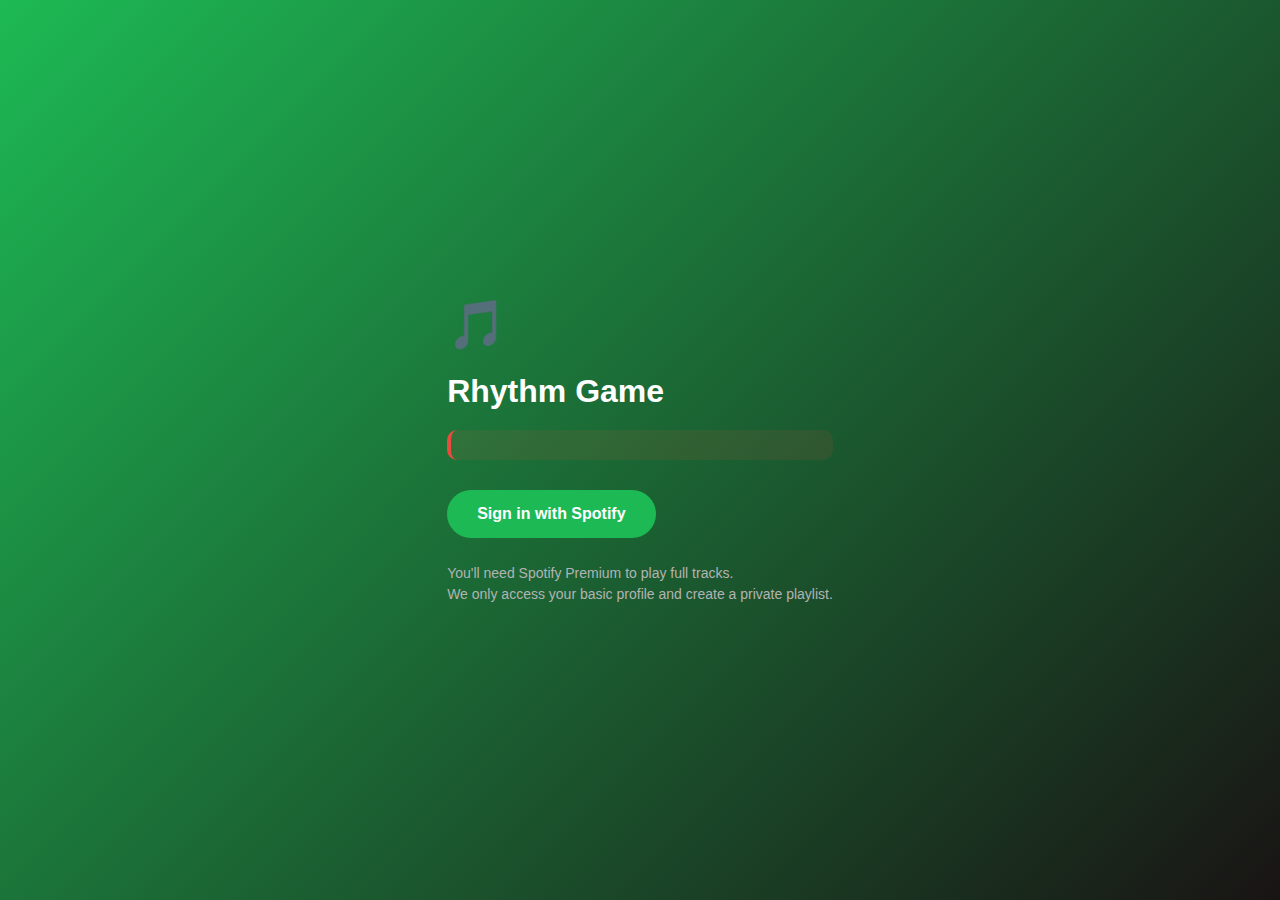
<file: index.html>
<!DOCTYPE html>
<html lang="en">
<head>
    <meta charset="UTF-8">
    <meta name="viewport" content="width=device-width, initial-scale=1.0">
    <title>Rhythm Game - Sign In</title>
    <link rel="stylesheet" href="style.css">
</head>
<body>
    <div class="auth-container">
        <div class="logo">🎵</div>
        <h1>Rhythm Game</h1>
        
        <div id="error-container" class="error-container"></div>
        
        <div id="auth-section">
            <button id="spotify-login" class="spotify-btn">
                Sign in with Spotify
            </button>
            <div class="note">
                You'll need Spotify Premium to play full tracks.<br>
                We only access your basic profile and create a private playlist.
            </div>
        </div>
        
        <div id="loading-section" class="loading-section" style="display: none;">
            <div class="spinner"></div>
            <div class="loading">Connecting to Spotify...</div>
        </div>
    </div>
    
    <script src="auth.js" type="module"></script>
</body>
</html>
</file>
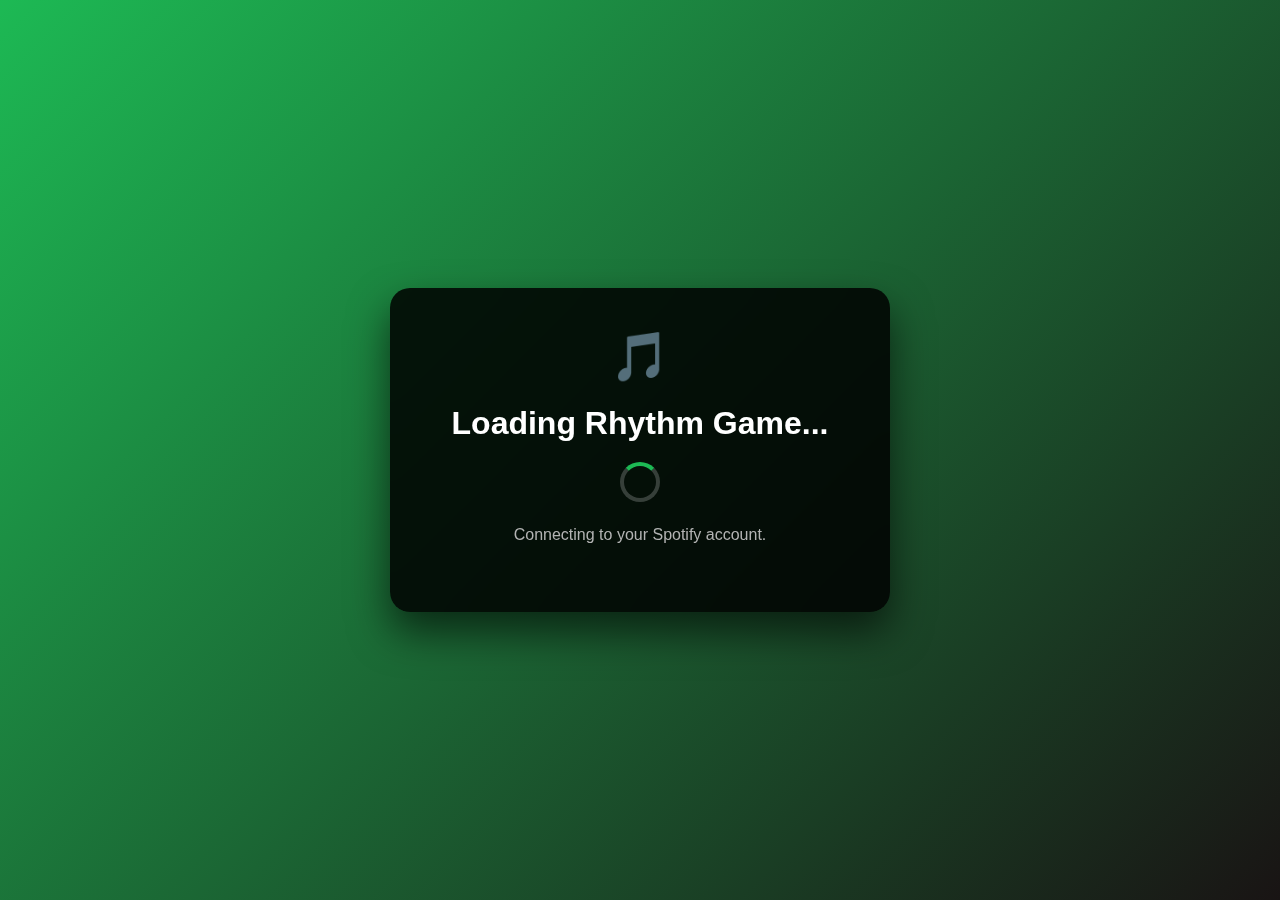
<file: app.html>
<!DOCTYPE html>
<html lang="en">
<head>
    <meta charset="UTF-8">
    <meta name="viewport" content="width=device-width, initial-scale=1.0">
    <title>Rhythm Game</title>
    <link rel="stylesheet" href="style.css">
</head>
<body>
    <div id="main-container" class="container">
        
        <!-- Section 1: Initial Loading -->
        <div id="loading-view">
            <div class="logo">🎵</div>
            <h1>Loading Rhythm Game...</h1>
            <div class="spinner"></div>
            <p>Connecting to your Spotify account.</p>
        </div>

        <!-- Section 2: Device Setup -->
        <div id="device-view" class="hidden">
            <div class="logo">🎵</div>
            <h1>Select a Spotify Device</h1>
            <p>
                To play, you need an active Spotify device. The Web Player will be initialized in this browser. If you'd prefer to use another device, please open Spotify and play a song briefly on it.
            </p>
            <div id="device-feedback" class="note">Searching for devices...</div>
            <div id="spotify-player"></div> <!-- Web Playback SDK will attach here -->
            <button id="check-devices-btn" class="spotify-btn hidden">Check for Devices Again</button>
        </div>

        <!-- Section 3: Session View -->
        <div id="session-view" class="hidden">
            <div class="logo">🎵</div>
            <h1>Listening Session in Progress</h1>
            <p>Listen to the tracks below to meet the session goals. Do not skip tracks or interrupt playback.</p>
            
            <div class="progress-bar">
                <div id="session-progress" class="progress-bar-inner"></div>
            </div>
            <p id="session-timer" class="note">Total Time: 00:00</p>
            
            <div id="track-list">
                <!-- Track items will be dynamically inserted here -->
            </div>

            <button id="finish-now-btn" class="spotify-btn hidden">Finish Now</button>
        </div>

        <!-- Section 4: Completion View -->
        <div id="completion-view" class="hidden">
            <div class="logo">🎵</div>
            <h1>Session Complete!</h1>
            <p>Congratulations! You have successfully completed the listening session.</p>
            <p class="note">Here is your unique completion code:</p>
            <div id="completion-code" class="completion-code"></div>
        </div>

        <!-- Section 5: Error View -->
        <div id="error-view" class="hidden">
            <div class="logo">🎵</div>
            <h1>An Error Occurred</h1>
            <div id="error-message" class="error-container"></div>
            <a href="index.html" class="spotify-btn">Return to Sign In</a>
        </div>
    </div>

    <!-- Spotify Web Playback SDK -->
    <script src="https://sdk.scdn.co/spotify-player.js"></script>
    
    <!-- Main Application Logic -->
    <script src="app.js" type="module"></script>
</body>
</html>
</file>
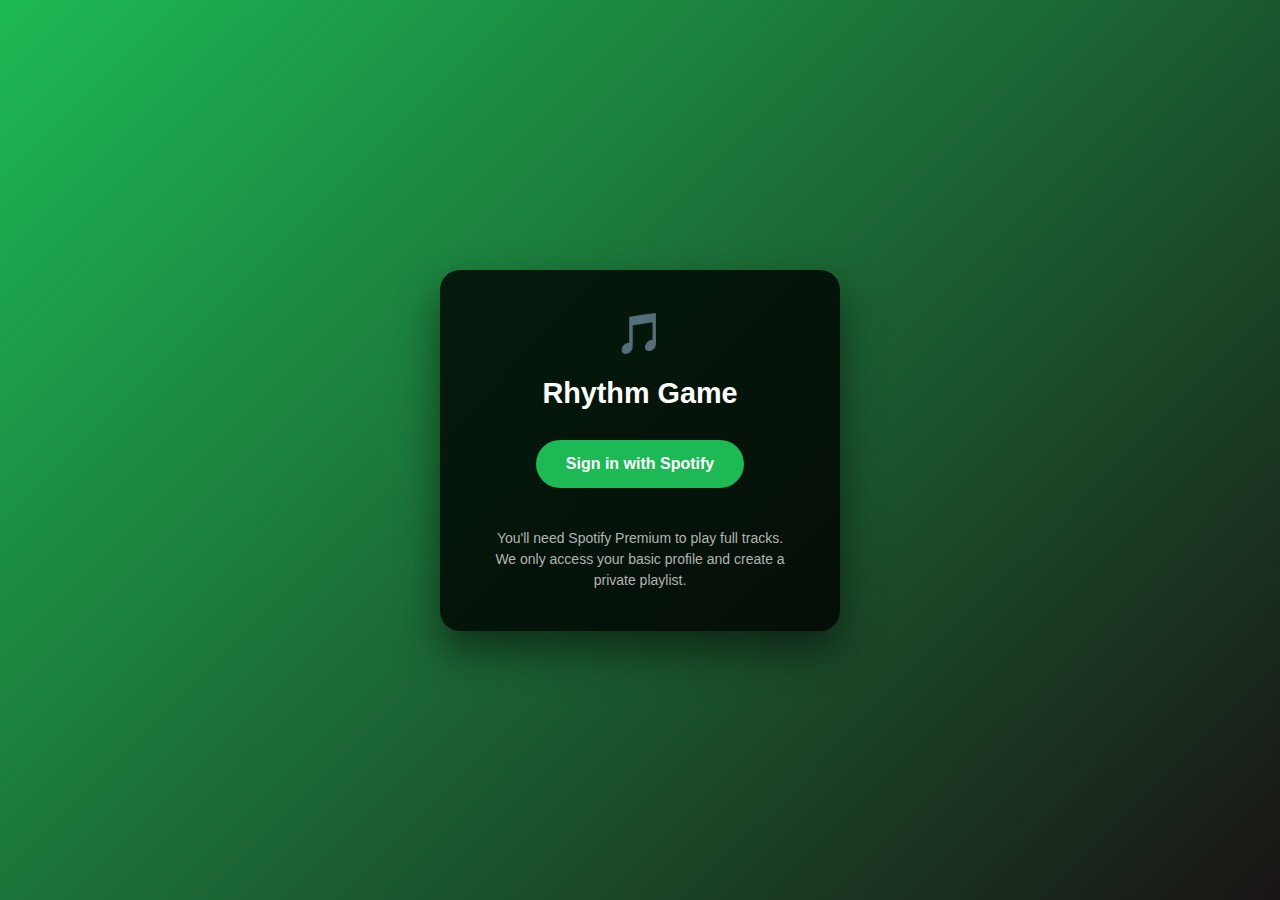
<file: auth.html>
<!DOCTYPE html>
<html lang="en">
<head>
    <meta charset="UTF-8">
    <meta name="viewport" content="width=device-width, initial-scale=1.0">
    <title>Rhythm Game - Sign In</title>
    <style>
        * {
            margin: 0;
            padding: 0;
            box-sizing: border-box;
        }
        
        body {
            font-family: 'Segoe UI', Tahoma, Geneva, Verdana, sans-serif;
            background: linear-gradient(135deg, #1db954 0%, #191414 100%);
            min-height: 100vh;
            display: flex;
            align-items: center;
            justify-content: center;
            padding: 20px;
        }
        
        .auth-container {
            background: rgba(0, 0, 0, 0.8);
            padding: 40px;
            border-radius: 20px;
            text-align: center;
            max-width: 400px;
            width: 100%;
            box-shadow: 0 20px 40px rgba(0, 0, 0, 0.5);
        }
        
        .logo {
            font-size: 2.5em;
            color: #1db954;
            margin-bottom: 20px;
            font-weight: bold;
        }
        
        h1 {
            color: white;
            margin-bottom: 30px;
            font-size: 1.8em;
        }
        
        .spotify-btn {
            background: #1db954;
            color: white;
            border: none;
            padding: 15px 30px;
            font-size: 16px;
            border-radius: 25px;
            cursor: pointer;
            text-decoration: none;
            display: inline-block;
            font-weight: bold;
            transition: all 0.3s ease;
            margin-bottom: 20px;
        }
        
        .spotify-btn:hover {
            background: #1ed760;
            transform: translateY(-2px);
            box-shadow: 0 10px 20px rgba(29, 185, 84, 0.3);
        }
        
        .spotify-btn:disabled {
            background: #666;
            cursor: not-allowed;
            transform: none;
        }
        
        .error {
            background: rgba(231, 76, 60, 0.1);
            color: #e74c3c;
            padding: 15px;
            border-radius: 10px;
            margin-bottom: 20px;
            border-left: 4px solid #e74c3c;
        }
        
        .loading {
            color: #1db954;
            margin-top: 20px;
        }
        
        .note {
            color: #b3b3b3;
            font-size: 14px;
            margin-top: 20px;
            line-height: 1.5;
        }
        
        .spinner {
            border: 3px solid rgba(29, 185, 84, 0.3);
            border-top: 3px solid #1db954;
            border-radius: 50%;
            width: 30px;
            height: 30px;
            animation: spin 1s linear infinite;
            margin: 20px auto;
        }
        
        @keyframes spin {
            0% { transform: rotate(0deg); }
            100% { transform: rotate(360deg); }
        }
    </style>
</head>
<body>
    <div class="auth-container">
        <div class="logo">🎵</div>
        <h1>Rhythm Game</h1>
        
        <div id="error-container"></div>
        
        <div id="auth-section">
            <button id="spotify-login" class="spotify-btn">
                Sign in with Spotify
            </button>
            <div class="note">
                You'll need Spotify Premium to play full tracks.<br>
                We only access your basic profile and create a private playlist.
            </div>
        </div>
        
        <div id="loading-section" style="display: none;">
            <div class="spinner"></div>
            <div class="loading">Connecting to Spotify...</div>
        </div>
    </div>
    
    <script type="module">
        import { CONFIG } from './config.js';
        console.log('CONFIG loaded:', CONFIG); // Debug: Check if import succeeds
        
        // --- OAuth / Routing --- Use config for env-specific values
        const CLIENT_ID = CONFIG.CLIENT_ID;
        const REDIRECT_URI = CONFIG.REDIRECT_URI;
        const NEXT_URL = CONFIG.NEXT_URL;
        
        // Required scopes
        const SCOPES = [
            'user-read-email',
            'user-read-private',
            'user-modify-playback-state',
            'user-read-playback-state',
            'playlist-modify-private',
            'playlist-modify-public',
            'user-library-modify'
        ].join(' ');

        // PKCE helpers
        function generateCodeVerifier() {
            const array = new Uint8Array(96);
            crypto.getRandomValues(array);
            return btoa(String.fromCharCode.apply(null, array))
                .replace(/\+/g, '-')
                .replace(/\//g, '_')
                .replace(/=/g, '')
                .substring(0, 96);
        }

        async function generateCodeChallenge(verifier) {
            const encoder = new TextEncoder();
            const data = encoder.encode(verifier);
            const digest = await crypto.subtle.digest('SHA-256', data);
            return btoa(String.fromCharCode.apply(null, new Uint8Array(digest)))
                .replace(/\+/g, '-')
                .replace(/\//g, '_')
                .replace(/=/g, '');
        }

        function showError(message) {
            const container = document.getElementById('error-container');
            container.innerHTML = `<div class="error">${message}</div>`;
        }

        function showLoading(show = true) {
            document.getElementById('auth-section').style.display = show ? 'none' : 'block';
            document.getElementById('loading-section').style.display = show ? 'block' : 'none';
        }

        // Encrypt refresh token helper
        async function encryptRefresh(token, userId) {
            try {
                const encoder = new TextEncoder();
                const salt = encoder.encode(CONFIG.ENCRYPTION_SALT + userId);
                const keyMaterial = await crypto.subtle.importKey('raw', encoder.encode(userId), { name: 'PBKDF2' }, false, ['deriveKey']);
                const key = await crypto.subtle.deriveKey({ name: 'PBKDF2', salt, iterations: 100000, hash: 'SHA-256' }, keyMaterial, { name: 'AES-GCM', length: 256 }, false, ['encrypt']);
                const iv = crypto.getRandomValues(new Uint8Array(12));
                const encrypted = await crypto.subtle.encrypt({ name: 'AES-GCM', iv }, key, encoder.encode(token));
                const combined = new Uint8Array(iv.length + encrypted.byteLength);
                combined.set(iv);
                combined.set(new Uint8Array(encrypted), iv.length);
                return btoa(String.fromCharCode(...combined));
            } catch (error) {
                throw new Error('Encryption failed: ' + error.message);
            }
        }

        // Handle OAuth callback
        async function handleCallback() {
            const urlParams = new URLSearchParams(window.location.search);
            const code = urlParams.get('code');
            const error = urlParams.get('error');
            const state = urlParams.get('state');

            if (error) {
                if (error === 'access_denied') {
                    showError('Access denied. You need to grant permissions to use this app.');
                } else {
                    showError(`Authentication error: ${error}`);
                }
                return;
            }

            if (!code) return; // Not a callback

            showLoading(true);

            const codeVerifier = sessionStorage.getItem('code_verifier');
            if (!codeVerifier) {
                showError('Authentication session expired. Please try again.');
                showLoading(false);
                return;
            }

            try {
                console.log('Exchanging code for token...'); // Debug
                const response = await fetch('https://accounts.spotify.com/api/token', {
                    method: 'POST',
                    headers: {
                        'Content-Type': 'application/x-www-form-urlencoded',
                    },
                    body: new URLSearchParams({
                        grant_type: 'authorization_code',
                        code: code,
                        redirect_uri: REDIRECT_URI,
                        client_id: CLIENT_ID,
                        code_verifier: codeVerifier
                    })
                });

                if (!response.ok) {
                    const errorData = await response.json();
                    throw new Error(errorData.error_description || 'Token exchange failed');
                }

                const tokens = await response.json();
                
                // Fetch user for encryption key
                const userResponse = await fetch('https://api.spotify.com/v1/me', {
                    headers: { 'Authorization': `Bearer ${tokens.access_token}` }
                });
                if (!userResponse.ok) {
                    throw new Error('Failed to fetch user profile');
                }
                const user = await userResponse.json();
                
                // Store access token (short-lived)
                sessionStorage.setItem('access_token', tokens.access_token);
                sessionStorage.setItem('expires_at', Date.now() + tokens.expires_in * 1000);
                
                // Encrypt and store refresh token in localStorage
                if (tokens.refresh_token) {
                    try {
                        const encryptedRefresh = await encryptRefresh(tokens.refresh_token, user.id);
                        localStorage.setItem('encrypted_refresh_token', encryptedRefresh);
                        console.log('Refresh token encrypted and stored'); // Debug
                    } catch (encError) {
                        console.error('Encryption failed:', encError);
                        showError('Token storage failed. Session may not persist.');
                    }
                }
                
                // Generate bootstrap nonce
                const nonce = Math.random().toString(36).substring(2, 15);
                sessionStorage.setItem('bootstrap_nonce', nonce);
                
                // Clean up
                sessionStorage.removeItem('code_verifier');
                
                // Redirect to the new setup page
                const setupUrl = new URL('./spotify-setup.html', window.location.href);
                setupUrl.searchParams.set('bootstrap', nonce);
                
                // Preserve country param if present
                const countryParam = urlParams.get('country');
                if (countryParam) {
                    setupUrl.searchParams.set('country', countryParam);
                }
                
                console.log('Redirecting to setup page:', setupUrl.toString()); // Debug
                window.location.href = setupUrl.toString();
                
            } catch (error) {
                console.error('handleCallback error:', error);
                showError(`Authentication failed: ${error.message}`);
                showLoading(false);
            }
        }

        // Initiate OAuth flow
        async function startAuth() {
            if (!CLIENT_ID || CLIENT_ID === 'REPLACE_ME') {
                showError('App not configured. CLIENT_ID needs to be set.');
                return;
            }

            try {
                console.log('Starting auth with URI:', REDIRECT_URI); // Debug
                const codeVerifier = generateCodeVerifier();
                const codeChallenge = await generateCodeChallenge(codeVerifier);
                
                sessionStorage.setItem('code_verifier', codeVerifier);
                
                const params = new URLSearchParams({
                    response_type: 'code',
                    client_id: CLIENT_ID,
                    scope: SCOPES,
                    redirect_uri: REDIRECT_URI,
                    code_challenge_method: 'S256',
                    code_challenge: codeChallenge,
                    state: Math.random().toString(36)
                });

                // Preserve country param
                const urlParams = new URLSearchParams(window.location.search);
                const countryParam = urlParams.get('country');
                if (countryParam) {
                    params.set('state', params.get('state') + '_' + countryParam);
                }
                
                const authUrl = `https://accounts.spotify.com/authorize?${params}`;
                console.log('Redirecting to Spotify:', authUrl); // Debug
                window.location.href = authUrl;
                
            } catch (error) {
                console.error('startAuth error:', error);
                showError(`Failed to start authentication: ${error.message}`);
            }
        }

        // Check for existing valid token
        async function checkExistingAuth() {
            try {
                const token = sessionStorage.getItem('access_token');
                const expiresAt = sessionStorage.getItem('expires_at');
                
                if (token && expiresAt && Date.now() < parseInt(expiresAt)) {
                    // Still have valid token, redirect to game
                    const nonce = Math.random().toString(36).substring(2, 15);
                    sessionStorage.setItem('bootstrap_nonce', nonce);
                    
                    const gameUrl = new URL(NEXT_URL);
                    gameUrl.searchParams.set('bootstrap', nonce);
                    
                    const urlParams = new URLSearchParams(window.location.search);
                    const countryParam = urlParams.get('country');
                    if (countryParam) {
                        gameUrl.searchParams.set('country', countryParam);
                    }
                    
                    console.log('Existing auth valid, redirecting to:', gameUrl.toString()); // Debug
                    window.location.href = gameUrl.toString();
                    return true;
                }
            } catch (error) {
                console.error('checkExistingAuth error:', error);
            }
            return false;
        }

        // Initialize
        document.addEventListener('DOMContentLoaded', async () => {
            try {
                console.log('DOM loaded, initializing auth'); // Debug
                // Check if we have a valid session first
                if (await checkExistingAuth()) return;
                
                // Handle OAuth callback
                await handleCallback();
                
                // Setup login button
                document.getElementById('spotify-login').addEventListener('click', startAuth);
                console.log('Login button attached'); // Debug
            } catch (initError) {
                console.error('Auth initialization failed:', initError);
                showError('App failed to load. Please refresh the page.');
            }
        });
    </script>
</body>
</html>
</file>
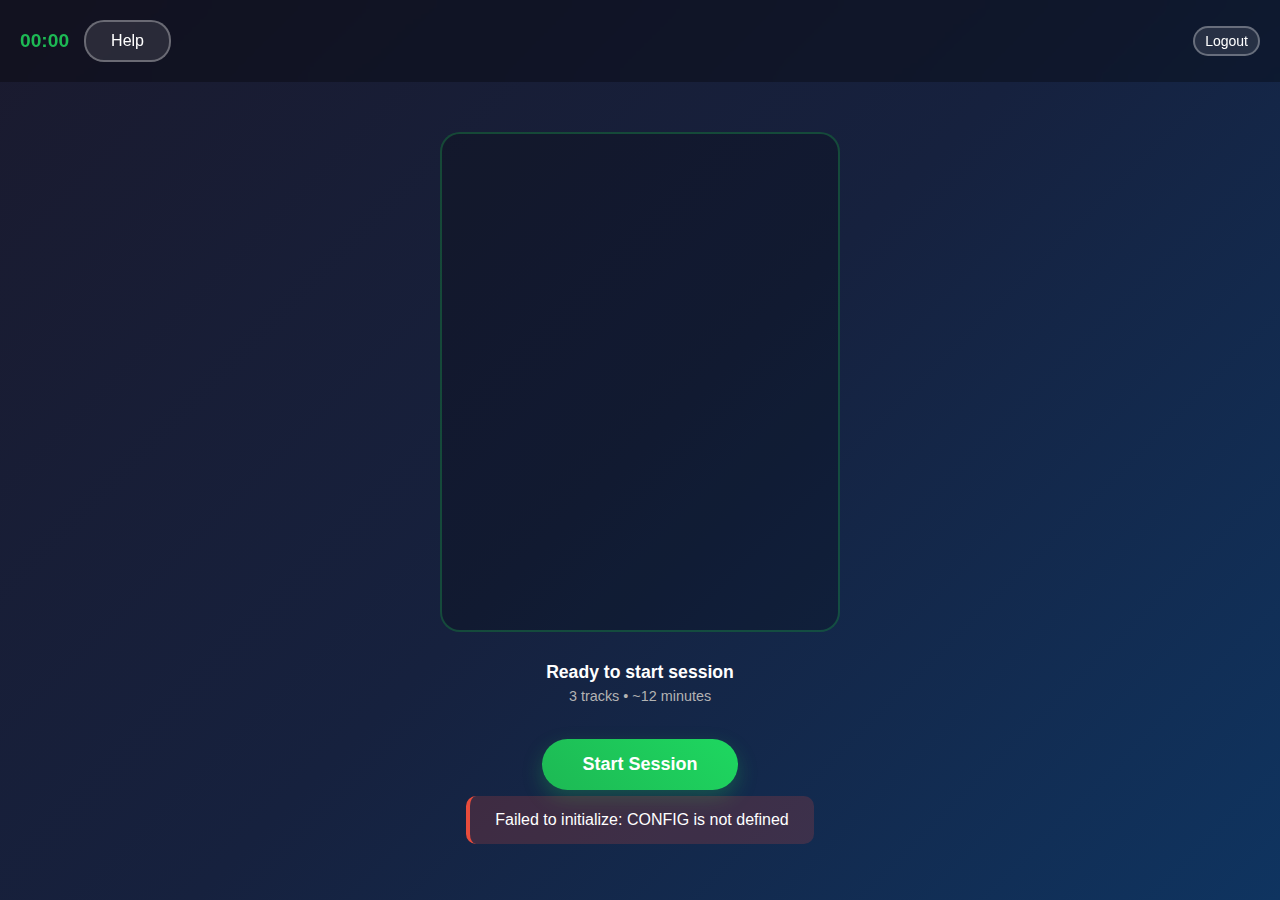
<file: rhythm.html>
<!DOCTYPE html>
<html lang="en">
<head>
    <meta charset="UTF-8">
    <meta name="viewport" content="width=device-width, initial-scale=1.0">
    <title>Rhythm Game - Session</title>
    <style>
        * {
            margin: 0;
            padding: 0;
            box-sizing: border-box;
        }
        
        body {
            font-family: 'Segoe UI', Tahoma, Geneva, Verdana, sans-serif;
            background: linear-gradient(135deg, #1a1a2e 0%, #16213e 50%, #0f3460 100%);
            min-height: 100vh;
            overflow-x: hidden;
            color: white;
        }
        
        .game-container {
            display: flex;
            flex-direction: column;
            min-height: 100vh;
            position: relative;
        }
        
        /* Top bar */
        .top-bar {
            display: flex;
            justify-content: space-between;
            align-items: center;
            padding: 20px;
            background: rgba(0, 0, 0, 0.3);
            backdrop-filter: blur(10px);
            z-index: 100;
        }
        
        .session-info {
            display: flex;
            align-items: center;
            gap: 15px;
        }
        
        .timer {
            font-size: 1.2em;
            font-weight: bold;
            color: #1db954;
            font-variant-numeric: tabular-nums;
        }
        
        .user-info {
            display: flex;
            align-items: center;
            gap: 10px;
        }
        
        .country-flag {
            font-size: 1.5em;
        }
        
        .username {
            color: #b3b3b3;
            font-size: 0.9em;
        }
        
        /* Main game area */
        .game-area {
            flex: 1;
            display: flex;
            flex-direction: column;
            align-items: center;
            justify-content: center;
            padding: 20px;
            position: relative;
        }
        
        .rhythm-lane {
            width: 100%;
            max-width: 400px;
            height: 500px;
            border: 2px solid rgba(29, 185, 84, 0.3);
            border-radius: 20px;
            position: relative;
            overflow: hidden;
            background: rgba(0, 0, 0, 0.2);
            margin-bottom: 30px;
        }
        
        #rhythm-canvas {
            width: 100%;
            height: 100%;
            display: block;
        }
        
        /* Controls */
        .controls {
            display: flex;
            flex-direction: column;
            align-items: center;
            gap: 20px;
            width: 100%;
            max-width: 500px;
        }
        
        .main-button {
            background: linear-gradient(45deg, #1db954, #1ed760);
            color: white;
            border: none;
            padding: 15px 40px;
            font-size: 18px;
            font-weight: bold;
            border-radius: 30px;
            cursor: pointer;
            transition: all 0.3s ease;
            min-width: 150px;
            box-shadow: 0 8px 20px rgba(29, 185, 84, 0.3);
        }
        
        .main-button:hover:not(:disabled) {
            transform: translateY(-2px);
            box-shadow: 0 12px 25px rgba(29, 185, 84, 0.4);
        }
        
        .main-button:disabled {
            background: #666;
            cursor: not-allowed;
            transform: none;
            box-shadow: none;
        }
        
        .secondary-button {
            background: rgba(255, 255, 255, 0.1);
            color: white;
            border: 2px solid rgba(255, 255, 255, 0.3);
            padding: 10px 25px;
            font-size: 16px;
            border-radius: 20px;
            cursor: pointer;
            transition: all 0.3s ease;
        }
        
        .secondary-button:hover:not(:disabled) {
            background: rgba(255, 255, 255, 0.2);
            border-color: rgba(255, 255, 255, 0.5);
        }
        
        /* Progress area */
        .progress-area {
            width: 100%;
            max-width: 500px;
            margin-bottom: 20px;
        }
        
        .track-info {
            text-align: center;
            margin-bottom: 15px;
        }
        
        .track-title {
            font-size: 1.1em;
            font-weight: bold;
            margin-bottom: 5px;
        }
        
        .track-artist {
            color: #b3b3b3;
            font-size: 0.9em;
        }
        
        .progress-bars {
            display: flex;
            flex-direction: column;
            gap: 10px;
        }
        
        .progress-bar {
            background: rgba(255, 255, 255, 0.1);
            height: 6px;
            border-radius: 3px;
            overflow: hidden;
            position: relative;
        }
        
        .progress-fill {
            height: 100%;
            background: linear-gradient(90deg, #1db954, #1ed760);
            width: 0%;
            transition: width 0.1s ease;
            border-radius: 3px;
        }
        
        .progress-label {
            font-size: 0.8em;
            color: #b3b3b3;
            margin-bottom: 3px;
            display: flex;
            justify-content: space-between;
        }
        
        /* Completion code */
        .completion-area {
            background: rgba(29, 185, 84, 0.1);
            border: 2px solid #1db954;
            border-radius: 15px;
            padding: 25px;
            text-align: center;
            max-width: 400px;
            width: 100%;
            margin-top: 20px;
            display: none;
        }
        
        .completion-title {
            font-size: 1.3em;
            font-weight: bold;
            margin-bottom: 15px;
            color: #1db954;
        }
        
        .completion-code {
            font-size: 2em;
            font-weight: bold;
            font-family: 'Courier New', monospace;
            letter-spacing: 3px;
            color: white;
            background: rgba(0, 0, 0, 0.5);
            padding: 15px;
            border-radius: 10px;
            margin: 15px 0;
            user-select: all;
            cursor: pointer;
        }
        
        /* Status messages */
        .status-area {
            text-align: center;
            min-height: 60px;
            display: flex;
            align-items: center;
            justify-content: center;
        }
        
        .status-message {
            background: rgba(255, 255, 255, 0.1);
            padding: 15px 25px;
            border-radius: 10px;
            max-width: 400px;
        }
        
        .status-message.error {
            background: rgba(231, 76, 60, 0.2);
            border-left: 4px solid #e74c3c;
        }
        
        .status-message.success {
            background: rgba(29, 185, 84, 0.2);
            border-left: 4px solid #1db954;
        }
        
        .status-message.warning {
            background: rgba(255, 193, 7, 0.2);
            border-left: 4px solid #ffc107;
            color: #ffc107;
        }
        
        /* Help modal */
        .modal-overlay {
            position: fixed;
            top: 0;
            left: 0;
            right: 0;
            bottom: 0;
            background: rgba(0, 0, 0, 0.8);
            display: none;
            align-items: center;
            justify-content: center;
            z-index: 1000;
            padding: 20px;
        }
        
        .modal {
            background: #1a1a2e;
            border-radius: 15px;
            padding: 30px;
            max-width: 500px;
            width: 100%;
            max-height: 80vh;
            overflow-y: auto;
        }
        
        .modal h3 {
            color: #1db954;
            margin-bottom: 20px;
            font-size: 1.3em;
        }
        
        .modal p {
            margin-bottom: 15px;
            line-height: 1.6;
            color: #b3b3b3;
        }
        
        .modal ul {
            margin-left: 20px;
            margin-bottom: 15px;
        }
        
        .modal li {
            margin-bottom: 8px;
            color: #b3b3b3;
        }
        
        .close-modal {
            float: right;
            font-size: 24px;
            cursor: pointer;
            color: #b3b3b3;
            line-height: 1;
        }
        
        .close-modal:hover {
            color: white;
        }
        
        /* Responsive design */
        @media (max-width: 768px) {
            .top-bar {
                flex-direction: column;
                gap: 10px;
                padding: 15px;
            }
            
            .rhythm-lane {
                max-width: 300px;
                height: 400px;
            }
            
            .game-area {
                padding: 15px;
            }
            
            .completion-code {
                font-size: 1.5em;
                letter-spacing: 2px;
            }
        }
        
        /* Animations */
        @keyframes pulse {
            0%, 100% { opacity: 1; }
            50% { opacity: 0.7; }
        }
        
        .pulsing {
            animation: pulse 2s ease-in-out infinite;
        }
        
        @keyframes fadeIn {
            from { opacity: 0; transform: translateY(20px); }
            to { opacity: 1; transform: translateY(0); }
        }
        
        .fade-in {
            animation: fadeIn 0.5s ease-out;
        }
    </style>
</head>
<body>
    <div class="game-container">
        <div class="top-bar">
            <div class="session-info">
                <div class="timer" id="session-timer">00:00</div>
                <button class="secondary-button" onclick="showHelp()">Help</button>
            </div>
            <div class="user-info" id="user-info">
                <!-- User info populated by JS -->
                <button class="secondary-button" onclick="logoutSession()" style="margin-left: 10px; padding: 5px 10px; font-size: 14px;">Logout</button>
            </div>
        </div>
        
        <div class="game-area">
            <div class="rhythm-lane">
                <canvas id="rhythm-canvas"></canvas>
            </div>
            
            <div class="progress-area">
                <div class="track-info" id="track-info">
                    <div class="track-title" id="track-title">Ready to start session</div>
                    <div class="track-artist" id="track-artist">3 tracks • ~12 minutes</div>
                </div>
                
                <div class="progress-bars" id="progress-bars">
                    <div class="track-progress" style="display: none;">
                        <div class="progress-label">
                            <span>Track 1</span>
                            <span id="track1-percent">0%</span>
                        </div>
                        <div class="progress-bar">
                            <div class="progress-fill" id="track1-progress"></div>
                        </div>
                    </div>
                    <div class="track-progress" style="display: none;">
                        <div class="progress-label">
                            <span>Track 2</span>
                            <span id="track2-percent">0%</span>
                        </div>
                        <div class="progress-bar">
                            <div class="progress-fill" id="track2-progress"></div>
                        </div>
                    </div>
                    <div class="track-progress" style="display: none;">
                        <div class="progress-label">
                            <span>Track 3</span>
                            <span id="track3-percent">0%</span>
                        </div>
                        <div class="progress-bar">
                            <div class="progress-fill" id="track3-progress"></div>
                        </div>
                    </div>
                </div>
            </div>
            
            <div class="controls">
                <button class="main-button" id="main-button">Start Session</button>
                <button class="secondary-button" id="save-button" style="display: none;">
                    💖 Save This Track
                </button>
                <button class="secondary-button" id="finish-button" style="display: none;">
                    Finish Now
                </button>
            </div>
            
            <div class="status-area">
                <div class="status-message" id="status-message" style="display: none;">
                    Initializing...
                </div>
                <button id="open-spotify-btn" class="secondary-button" style="display: none; margin-top: 10px;" onclick="openSpotifyApp()">
                    Open Spotify App
                </button>
            </div>
            
            <div class="completion-area fade-in" id="completion-area">
                <div class="completion-title">🎉 Session Complete!</div>
                <div>Your completion code:</div>
                <div class="completion-code" id="completion-code" onclick="copyCode()" title="Click to copy">
                    PM-XXXXXX
                </div>
                <div style="font-size: 0.9em; color: #b3b3b3;">
                    Click code to copy • Playlist saved to your account
                </div>
            </div>
        </div>
    </div>
    
    <!-- Help Modal -->
    <div class="modal-overlay" id="help-modal">
        <div class="modal">
            <span class="close-modal" onclick="hideHelp()">&times;</span>
            <h3>How to Play</h3>
            <p><strong>Requirements:</strong></p>
            <ul>
                <li>Spotify Premium account (required for full track playback)</li>
                <li>Keep this browser tab active during the session</li>
                <li>Have Spotify app installed (recommended)</li>
            </ul>
            
            <p><strong>How it works:</strong></p>
            <ul>
                <li>We'll create a playlist on your Spotify account</li>
                <li>Play 3 tracks in sequence (~12 minutes total)</li>
                <li>You need to listen to most of each track to qualify</li>
                <li>Get your completion code when finished</li>
            </ul>
            
            <p><strong>Troubleshooting:</strong></p>
            <ul>
                <li>If nothing plays, try clicking "Start" again</li>
                <li>Make sure Spotify is logged in somewhere</li>
                <li>Check your internet connection</li>
                <li>Free accounts can only play 30-second previews</li>
            </ul>
        </div>
    </div>

    <!-- Spotify Web Playback SDK -->
    <script src="https://sdk.scdn.co/spotify-player.js"></script>
    
    <!-- Game Logic -->
    <script type="module" src="rhythm.js"></script>
    
    <script>
        function showHelp() {
            document.getElementById('help-modal').style.display = 'flex';
        }
        
        function hideHelp() {
            document.getElementById('help-modal').style.display = 'none';
        }
        
        function copyCode() {
            const codeElement = document.getElementById('completion-code');
            const code = codeElement.textContent;
            
            if (navigator.clipboard) {
                navigator.clipboard.writeText(code).then(() => {
                    showMessage('Code copied to clipboard!', 'success');
                });
            } else {
                // Fallback for older browsers
                const textArea = document.createElement('textarea');
                textArea.value = code;
                document.body.appendChild(textArea);
                textArea.select();
                document.execCommand('copy');
                document.body.removeChild(textArea);
                showMessage('Code copied!', 'success');
            }
        }
        
        // Close modal when clicking outside
        document.getElementById('help-modal').addEventListener('click', function(e) {
            if (e.target === this) {
                hideHelp();
            }
        });
    </script>
</body>
</html>
</file>
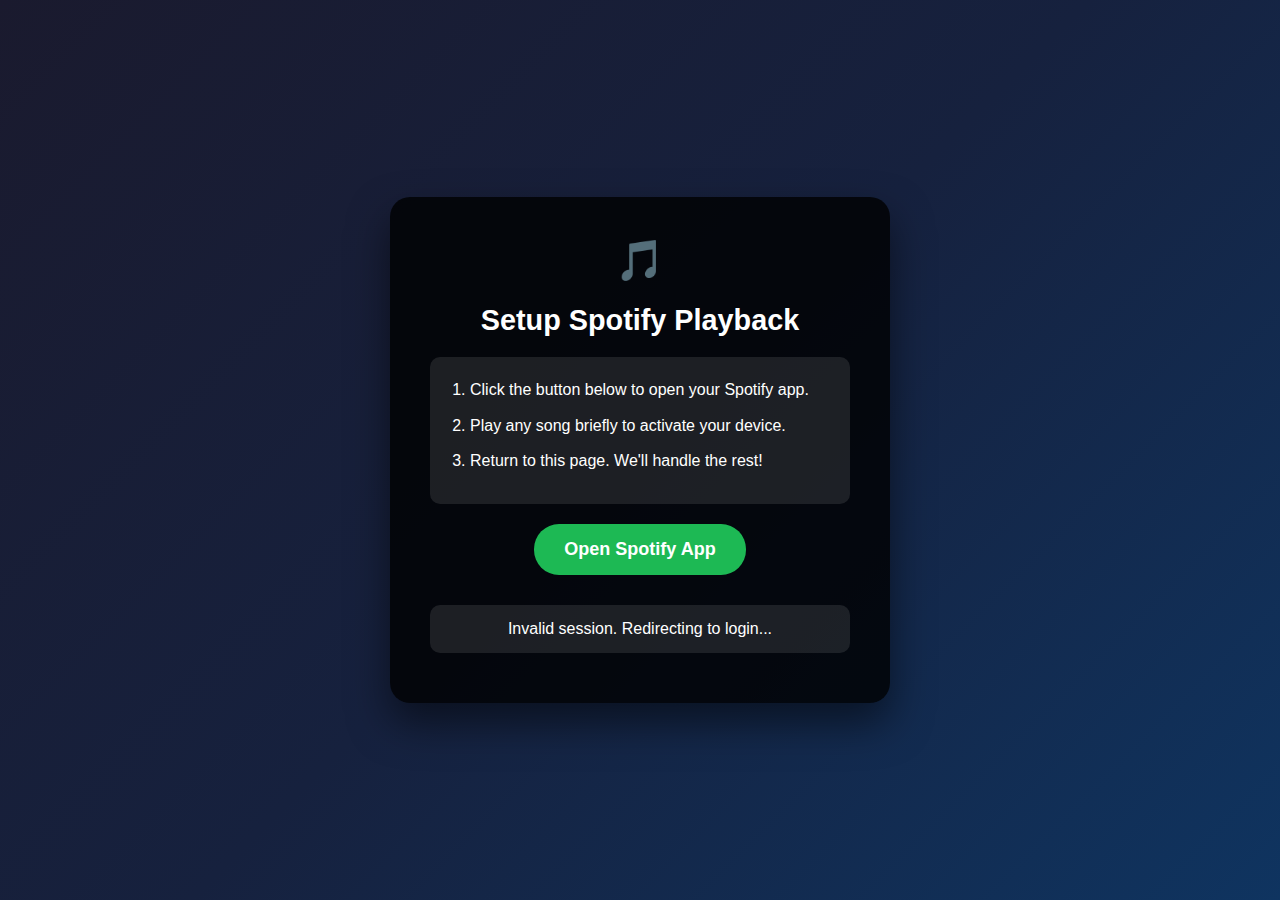
<file: spotify-setup.html>
<!DOCTYPE html>
<html lang="en">
<head>
    <meta charset="UTF-8">
    <meta name="viewport" content="width=device-width, initial-scale=1.0">
    <title>Rhythm Game - Setup Spotify</title>
    <style>
        * { margin: 0; padding: 0; box-sizing: border-box; }
        body { font-family: 'Segoe UI', sans-serif; background: linear-gradient(135deg, #1a1a2e 0%, #16213e 50%, #0f3460 100%); min-height: 100vh; display: flex; align-items: center; justify-content: center; padding: 20px; color: white; }
        .setup-container { background: rgba(0, 0, 0, 0.8); padding: 40px; border-radius: 20px; text-align: center; max-width: 500px; width: 100%; box-shadow: 0 20px 40px rgba(0, 0, 0, 0.5); }
        .logo { font-size: 2.5em; color: #1db954; margin-bottom: 20px; }
        h1 { margin-bottom: 20px; font-size: 1.8em; }
        .instructions { background: rgba(255, 255, 255, 0.1); padding: 20px; border-radius: 10px; margin-bottom: 20px; line-height: 1.6; text-align: left; }
        .instructions ol { margin-left: 20px; }
        .instructions li { margin-bottom: 10px; }
        .spotify-btn { background: #1db954; color: white; border: none; padding: 15px 30px; font-size: 18px; border-radius: 25px; cursor: pointer; text-decoration: none; display: inline-block; font-weight: bold; transition: all 0.3s ease; margin-bottom: 20px; min-width: 200px; }
        .spotify-btn:hover { background: #1ed760; transform: translateY(-2px); }
        .secondary-btn { background: rgba(255,255,255,0.2); border: 1px solid #fff; }
        .status-message { background: rgba(255, 255, 255, 0.1); padding: 15px; border-radius: 10px; margin: 10px 0; display: none; }
        .status-message.success { background: rgba(29, 185, 84, 0.2); border-left: 4px solid #1db954; }
        .status-message.warning { background: rgba(255, 193, 7, 0.2); border-left: 4px solid #ffc107; color: #ffc107; }
        .spinner { border: 3px solid rgba(29, 185, 84, 0.3); border-top: 3px solid #1db954; border-radius: 50%; width: 30px; height: 30px; animation: spin 1s linear infinite; margin: 20px auto; display: none; }
        #troubleshooting { text-align: left; font-size: 0.9em; color: #b3b3b3; line-height: 1.5; display: none; }
        @keyframes spin { 0% { transform: rotate(0deg); } 100% { transform: rotate(360deg); } }
    </style>
</head>
<body>
    <div class="setup-container">
        <div class="logo">🎵</div>
        <h1>Setup Spotify Playback</h1>
        <div id="initial-prompt">
            <div class="instructions">
                <ol>
                    <li>Click the button below to open your Spotify app.</li>
                    <li>Play any song briefly to activate your device.</li>
                    <li>Return to this page. We'll handle the rest!</li>
                </ol>
            </div>
            <button id="open-spotify-btn" class="spotify-btn">Open Spotify App</button>
        </div>
        <div id="polling-status">
            <div class="spinner" id="spinner"></div>
            <div id="status-message" class="status-message"></div>
        </div>
        <div id="troubleshooting">
            <h4>Setup Timed Out</h4>
            <p>We couldn't find an active Spotify device. Please ensure:</p>
            <ul>
                <li>The Spotify app is installed and running.</li>
                <li>You are logged into the same account you used to sign in.</li>
                <li>You have an active internet connection.</li>
            </ul>
            <button id="retry-btn" class="spotify-btn secondary-btn">Retry Detection</button>
        </div>
    </div>

    <script type="module">
        import { CONFIG } from './config.js';

        const spinner = document.getElementById('spinner');
        const statusMessage = document.getElementById('status-message');
        const openSpotifyBtn = document.getElementById('open-spotify-btn');
        const retryBtn = document.getElementById('retry-btn');
        const initialPrompt = document.getElementById('initial-prompt');
        const troubleshooting = document.getElementById('troubleshooting');

        let pollInterval;
        let timeout;

        function showStatus(message, type = 'warning') {
            statusMessage.textContent = message;
            statusMessage.className = `status-message ${type}`;
            statusMessage.style.display = 'block';
        }

        async function getAccessToken() {
            const token = sessionStorage.getItem('access_token');
            const expiresAt = sessionStorage.getItem('expires_at');
            if (token && expiresAt && Date.now() < parseInt(expiresAt)) {
                return token;
            }
            // More complex refresh logic is in rhythm.js; this page assumes a fresh, valid token.
            // If token is expired, we should be redirected back to auth.
            showStatus('Session expired. Please sign in again.', 'error');
            setTimeout(() => window.location.href = './auth.html', 3000);
            return null;
        }

        async function spotifyApi(endpoint, options = {}) {
            const token = await getAccessToken();
            if (!token) throw new Error("No valid token");
            const response = await fetch(`https://api.spotify.com/v1${endpoint}`, {
                headers: { 'Authorization': `Bearer ${token}`, 'Content-Type': 'application/json', ...options.headers },
                ...options
            });
            if (!response.ok) {
                 const errorData = await response.json().catch(() => ({}));
                 throw new Error(errorData.error?.message || `HTTP ${response.status}`);
            }
            if (response.status === 204) return null;
            return response.json();
        }

        function openSpotifyApp() {
            const isMobile = /Android|webOS|iPhone|iPad|iPod/i.test(navigator.userAgent);
            window.location.href = isMobile ? 'spotify://' : 'spotify:';
            setTimeout(() => {
                // If the user is still on this page after a moment, the app likely didn't open.
                // This is an imperfect check.
                if (document.hidden === false) {
                     showStatus('If the app did not open, please open it manually.', 'warning');
                }
            }, 2000);
        }

        async function startPolling() {
            initialPrompt.style.display = 'none';
            troubleshooting.style.display = 'none';
            spinner.style.display = 'block';
            showStatus('Looking for an active Spotify device...', 'info');

            pollInterval = setInterval(async () => {
                try {
                    const data = await spotifyApi('/me/player/devices');
                    const activeDevice = data.devices.find(d => d.is_active);
                    if (activeDevice) {
                        console.log('Active device found!', activeDevice);
                        clearInterval(pollInterval);
                        clearTimeout(timeout);
                        await completeSetup(activeDevice.id);
                    }
                } catch (error) {
                    console.error('Polling error:', error);
                }
            }, 5000);

            timeout = setTimeout(() => {
                clearInterval(pollInterval);
                spinner.style.display = 'none';
                showStatus('Setup timed out. Please try again.', 'error');
                troubleshooting.style.display = 'block';
            }, 60000);
        }
        
        async function completeSetup(deviceId) {
            try {
                spinner.style.display = 'block';
                showStatus('Device found! Finalizing setup...', 'success');

                await spotifyApi('/me/player', {
                    method: 'PUT',
                    body: JSON.stringify({ device_ids: [deviceId] }),
                });

                sessionStorage.setItem('setup_device_id', deviceId);

                const urlParams = new URLSearchParams(window.location.search);
                const nextUrl = new URL(CONFIG.NEXT_URL);
                nextUrl.searchParams.set('setup_complete', 'true');
                if(urlParams.get('bootstrap')) nextUrl.searchParams.set('bootstrap', urlParams.get('bootstrap'));
                if(urlParams.get('country')) nextUrl.searchParams.set('country', urlParams.get('country'));

                window.location.href = nextUrl.toString();
            } catch (error) {
                console.error('Final setup failed:', error);
                showStatus(`Setup failed: ${error.message}. Please retry.`, 'error');
                spinner.style.display = 'none';
                troubleshooting.style.display = 'block';
            }
        }

        document.addEventListener('DOMContentLoaded', () => {
            const urlParams = new URLSearchParams(window.location.search);
            if (!sessionStorage.getItem('bootstrap_nonce') || sessionStorage.getItem('bootstrap_nonce') !== urlParams.get('bootstrap')) {
                showStatus('Invalid session. Redirecting to login...', 'error');
                setTimeout(() => window.location.href = './auth.html', 3000);
                return;
            }

            openSpotifyBtn.addEventListener('click', () => {
                openSpotifyApp();
                startPolling();
            });

            retryBtn.addEventListener('click', startPolling);

            // Immediately check for devices on load
            (async () => {
                 try {
                    const data = await spotifyApi('/me/player/devices');
                    if (data.devices.find(d => d.is_active)) {
                        console.log("Active device found on page load, starting setup immediately.");
                        startPolling();
                    }
                 } catch (e) {
                    console.error("Initial device check failed", e);
                 }
            })();
        });
    </script>
</body>
</html>
</file>
<file: style.css>
/* =================================================================================
   RHYTHM GAME STYLESHEET
   ================================================================================= */

/* --- Global Styles & Variables --- */
:root {
    --spotify-green: #1db954;
    --spotify-black: #191414;
    --light-grey: #b3b3b3;
    --dark-grey: #282828;
    --error-red: #e74c3c;
    --white: #ffffff;
}

* {
    margin: 0;
    padding: 0;
    box-sizing: border-box;
}

body {
    font-family: 'Segoe UI', Tahoma, Geneva, Verdana, sans-serif;
    background: linear-gradient(135deg, var(--spotify-green) 0%, var(--spotify-black) 100%);
    color: var(--white);
    min-height: 100vh;
    display: flex;
    align-items: center;
    justify-content: center;
    padding: 20px;
}

/* --- Main Container --- */
.container {
    background: rgba(0, 0, 0, 0.85);
    padding: 40px;
    border-radius: 20px;
    text-align: center;
    max-width: 500px;
    width: 100%;
    box-shadow: 0 20px 40px rgba(0, 0, 0, 0.6);
    backdrop-filter: blur(10px);
}

.logo {
    font-size: 3em;
    color: var(--spotify-green);
    margin-bottom: 20px;
    font-weight: bold;
}

h1 {
    font-size: 2em;
    margin-bottom: 20px;
}

p {
    color: var(--light-grey);
    line-height: 1.6;
    margin-bottom: 25px;
}

/* --- Buttons --- */
.spotify-btn {
    background: var(--spotify-green);
    color: var(--white);
    border: none;
    padding: 15px 30px;
    font-size: 16px;
    border-radius: 50px;
    cursor: pointer;
    text-decoration: none;
    display: inline-block;
    font-weight: bold;
    transition: all 0.3s ease;
    margin-top: 10px;
}

.spotify-btn:hover {
    background: #1ed760;
    transform: translateY(-3px);
    box-shadow: 0 10px 20px rgba(29, 185, 84, 0.4);
}

.spotify-btn:disabled {
    background: #555;
    cursor: not-allowed;
    transform: none;
    box-shadow: none;
}

/* --- UI Sections & States --- */
.hidden {
    display: none;
}

.loading-section, .error-container {
    margin-top: 20px;
}

.spinner {
    border: 4px solid rgba(255, 255, 255, 0.2);
    border-top: 4px solid var(--spotify-green);
    border-radius: 50%;
    width: 40px;
    height: 40px;
    animation: spin 1s linear infinite;
    margin: 20px auto;
}

@keyframes spin {
    0% { transform: rotate(0deg); }
    100% { transform: rotate(360deg); }
}

.error-container {
    background: rgba(231, 76, 60, 0.1);
    color: var(--error-red);
    padding: 15px;
    border-radius: 10px;
    border-left: 4px solid var(--error-red);
    text-align: left;
    margin-bottom: 20px;
}

.note {
    color: var(--light-grey);
    font-size: 14px;
    margin-top: 25px;
    line-height: 1.5;
}

/* --- Game-Specific UI --- */
.progress-bar {
    width: 100%;
    background-color: var(--dark-grey);
    border-radius: 5px;
    height: 10px;
    overflow: hidden;
    margin: 15px 0;
}

.progress-bar-inner {
    height: 100%;
    width: 0;
    background-color: var(--spotify-green);
    border-radius: 5px;
    transition: width 0.5s ease;
}

.track-item {
    display: flex;
    align-items: center;
    background: var(--dark-grey);
    border-radius: 8px;
    padding: 10px;
    margin-bottom: 10px;
    text-align: left;
}

.track-item img {
    width: 50px;
    height: 50px;
    border-radius: 4px;
    margin-right: 15px;
}

.track-info {
    flex-grow: 1;
}

.track-info span {
    display: block;
}

.track-info .track-name {
    font-weight: bold;
}

.track-info .track-artist {
    font-size: 0.9em;
    color: var(--light-grey);
}

.completion-code {
    font-family: 'Courier New', Courier, monospace;
    font-size: 1.5em;
    background-color: var(--dark-grey);
    padding: 15px 20px;
    border-radius: 8px;
    margin: 25px 0;
    color: var(--spotify-green);
    font-weight: bold;
    letter-spacing: 2px;
}
</file>
